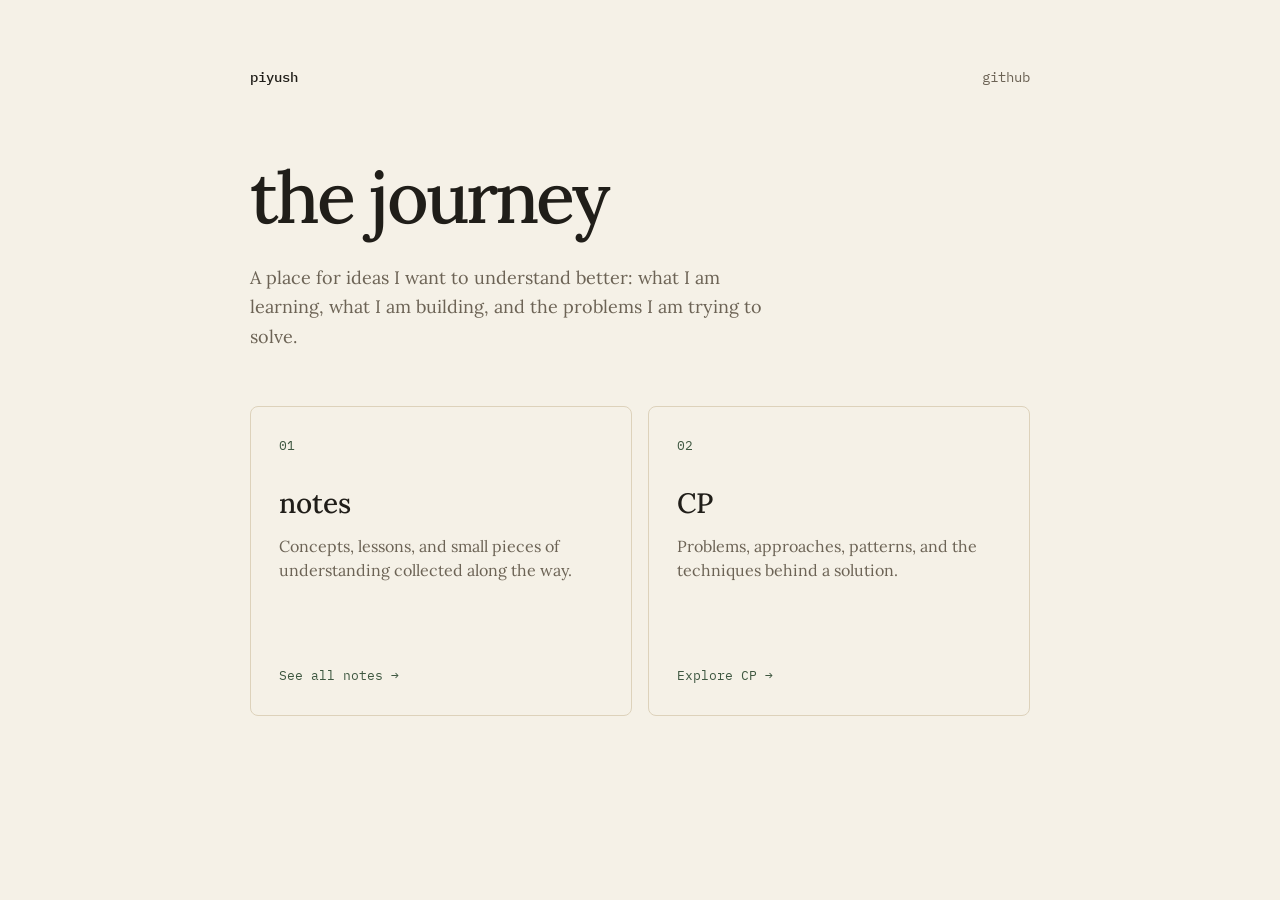
<file: index.html>
<!doctype html>
<html lang="en">
<head>
  <meta charset="utf-8">
  <meta name="viewport" content="width=device-width, initial-scale=1, viewport-fit=cover">
  <title>Piyush — Documenting My Learning</title>
  <meta name="description" content="Piyush's learning notes and competitive-programming problem-solving journal.">
  <link rel="stylesheet" href="style.css">
</head>

<body>
  <div class="wrap">
    <nav class="site-nav">
      <a class="brand" href="./">piyush</a>

      <div class="nav-links">
        <a href="https://github.com/piyushbuildss">github</a>
      </div>
    </nav>

    <main>
      <h1 class="home-title">
        the journey
      </h1>

      <p class="home-intro">
        A place for ideas I want to understand better: what I am learning,
        what I am building, and the problems I am trying to solve.
      </p>

      <section class="section-grid">
        <a class="section-card" href="notes/">
          <span class="card-number">01</span>
          <h2>notes</h2>
          <p>
            Concepts, lessons, and small pieces of understanding collected along the way.
          </p>
          <span class="card-link">See all notes →</span>
        </a>

        <a class="section-card" href="cp/">
          <span class="card-number">02</span>
          <h2>CP</h2>
          <p>
            Problems, approaches, patterns, and the techniques behind a solution.
          </p>
          <span class="card-link">Explore CP →</span>
        </a>
      </section>
    </main>
  </div>
</body>
</html>
</file>
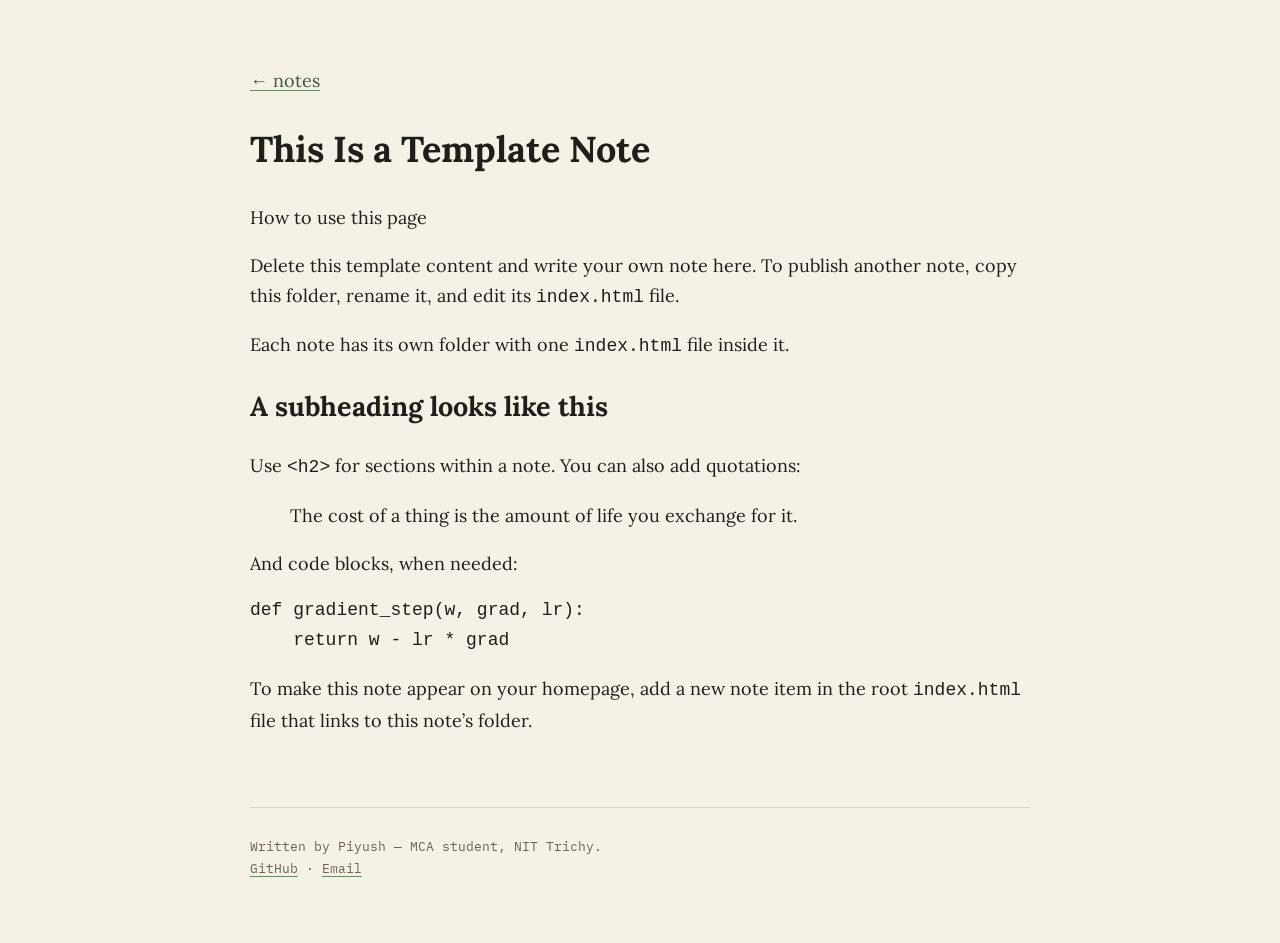
<file: notes/example-note/index.html>
<!doctype html>
<html lang="en">
<head>
  <meta charset="utf-8">
  <meta name="viewport" content="width=device-width, initial-scale=1, viewport-fit=cover">
  <title>This Is a Template Note — Piyush</title>
  <meta name="description" content="A demo note showing the article template.">
  <link rel="stylesheet" href="../../style.css">
</head>

<body>
  <div class="wrap">
    <a class="back" href="../../">&larr; notes</a>

    <h1>This Is a Template Note</h1>
    <p class="note-meta">How to use this page</p>

    <article>
      <p>
        Delete this template content and write your own note here. To publish another note,
        copy this folder, rename it, and edit its <code>index.html</code> file.
      </p>

      <p>
        Each note has its own folder with one <code>index.html</code> file inside it.
      </p>

      <h2>A subheading looks like this</h2>

      <p>
        Use <code>&lt;h2&gt;</code> for sections within a note. You can also add quotations:
      </p>

      <blockquote>
        The cost of a thing is the amount of life you exchange for it.
      </blockquote>

      <p>And code blocks, when needed:</p>

      <pre><code>def gradient_step(w, grad, lr):
    return w - lr * grad</code></pre>

      <p>
        To make this note appear on your homepage, add a new note item in the
        root <code>index.html</code> file that links to this note’s folder.
      </p>
    </article>

    <footer>
      Written by Piyush — MCA student, NIT Trichy.<br>
      <a href="https://github.com/piyushbuildss">GitHub</a>
      ·
      <a href="mailto:piyushsharmacs07@gmail.com">Email</a>
    </footer>
  </div>
</body>
</html>
</file>
<file: style.css>
@import url('https://fonts.googleapis.com/css2?family=Lora:ital,wght@0,400;0,500;0,600;1,400&family=IBM+Plex+Mono:wght@400;500&display=swap');

:root {
  --bg: #f5f1e7;
  --bg-raised: #efe8d8;
  --ink: #201e19;
  --ink-soft: #6c6355;
  --line: #ddd2bb;
  --accent: #3e5740;
  --accent-soft: #6d8768;
  --serif: 'Lora', Georgia, 'Times New Roman', serif;
  --mono: 'IBM Plex Mono', ui-monospace, SFMono-Regular, Menlo, monospace;
  --max-w: 780px;
}

* {
  box-sizing: border-box;
}

body {
  margin: 0;
  background: var(--bg);
  color: var(--ink);
  font-family: var(--serif);
  font-size: 18px;
  line-height: 1.65;
  padding: 24px;
}

.wrap {
  max-width: var(--max-w);
  margin: 0 auto;
  padding-top: 42px;
}

a {
  color: var(--accent);
  text-decoration-color: var(--accent-soft);
  text-underline-offset: 3px;
}

.site-nav {
  display: flex;
  justify-content: space-between;
  align-items: baseline;
  font-family: var(--mono);
  font-size: 14px;
  margin-bottom: 72px;
}

.brand {
  color: var(--ink);
  font-weight: 500;
  text-decoration: none;
}

.nav-links {
  display: flex;
  gap: 18px;
}

.nav-links a {
  color: var(--ink-soft);
  text-decoration: none;
}

.eyebrow {
  font-family: var(--mono);
  font-size: 13px;
  color: var(--accent);
  margin: 0 0 14px;
}

.home-title {
  font-size: clamp(42px, 8vw, 72px);
  font-weight: 500;
  letter-spacing: -0.04em;
  line-height: 1.02;
  margin: 0;
}

.home-intro {
  max-width: 49ch;
  color: var(--ink-soft);
  margin: 28px 0 54px;
}

.section-grid {
  display: grid;
  grid-template-columns: repeat(2, 1fr);
  gap: 16px;
}

.section-card {
  min-height: 310px;
  display: flex;
  flex-direction: column;
  padding: 28px;
  border: 1px solid var(--line);
  border-radius: 8px;
  color: var(--ink);
  text-decoration: none;
}

.section-card:hover {
  background: var(--bg-raised);
  border-color: var(--accent-soft);
  transform: translateY(-3px);
}

.card-number {
  font-family: var(--mono);
  font-size: 13px;
  color: var(--accent);
}

.section-card h2 {
  font-size: 28px;
  line-height: 1.13;
  font-weight: 500;
  margin: 32px 0 14px;
}

.section-card p {
  font-size: 16px;
  line-height: 1.55;
  color: var(--ink-soft);
  margin: 0;
}

.card-link {
  margin-top: auto;
  padding-top: 26px;
  font-family: var(--mono);
  font-size: 13px;
  color: var(--accent);
}

footer {
  border-top: 1px solid var(--line);
  margin-top: 72px;
  padding: 28px 0 48px;
  font-family: var(--mono);
  font-size: 13px;
  color: var(--ink-soft);
}

footer a {
  color: var(--ink-soft);
}

@media (max-width: 600px) {
  body {
    font-size: 17px;
  }

  .wrap {
    padding-top: 28px;
  }

  .section-grid {
    grid-template-columns: 1fr;
  }

  .section-card {
    min-height: 250px;
  }
}
</file>
